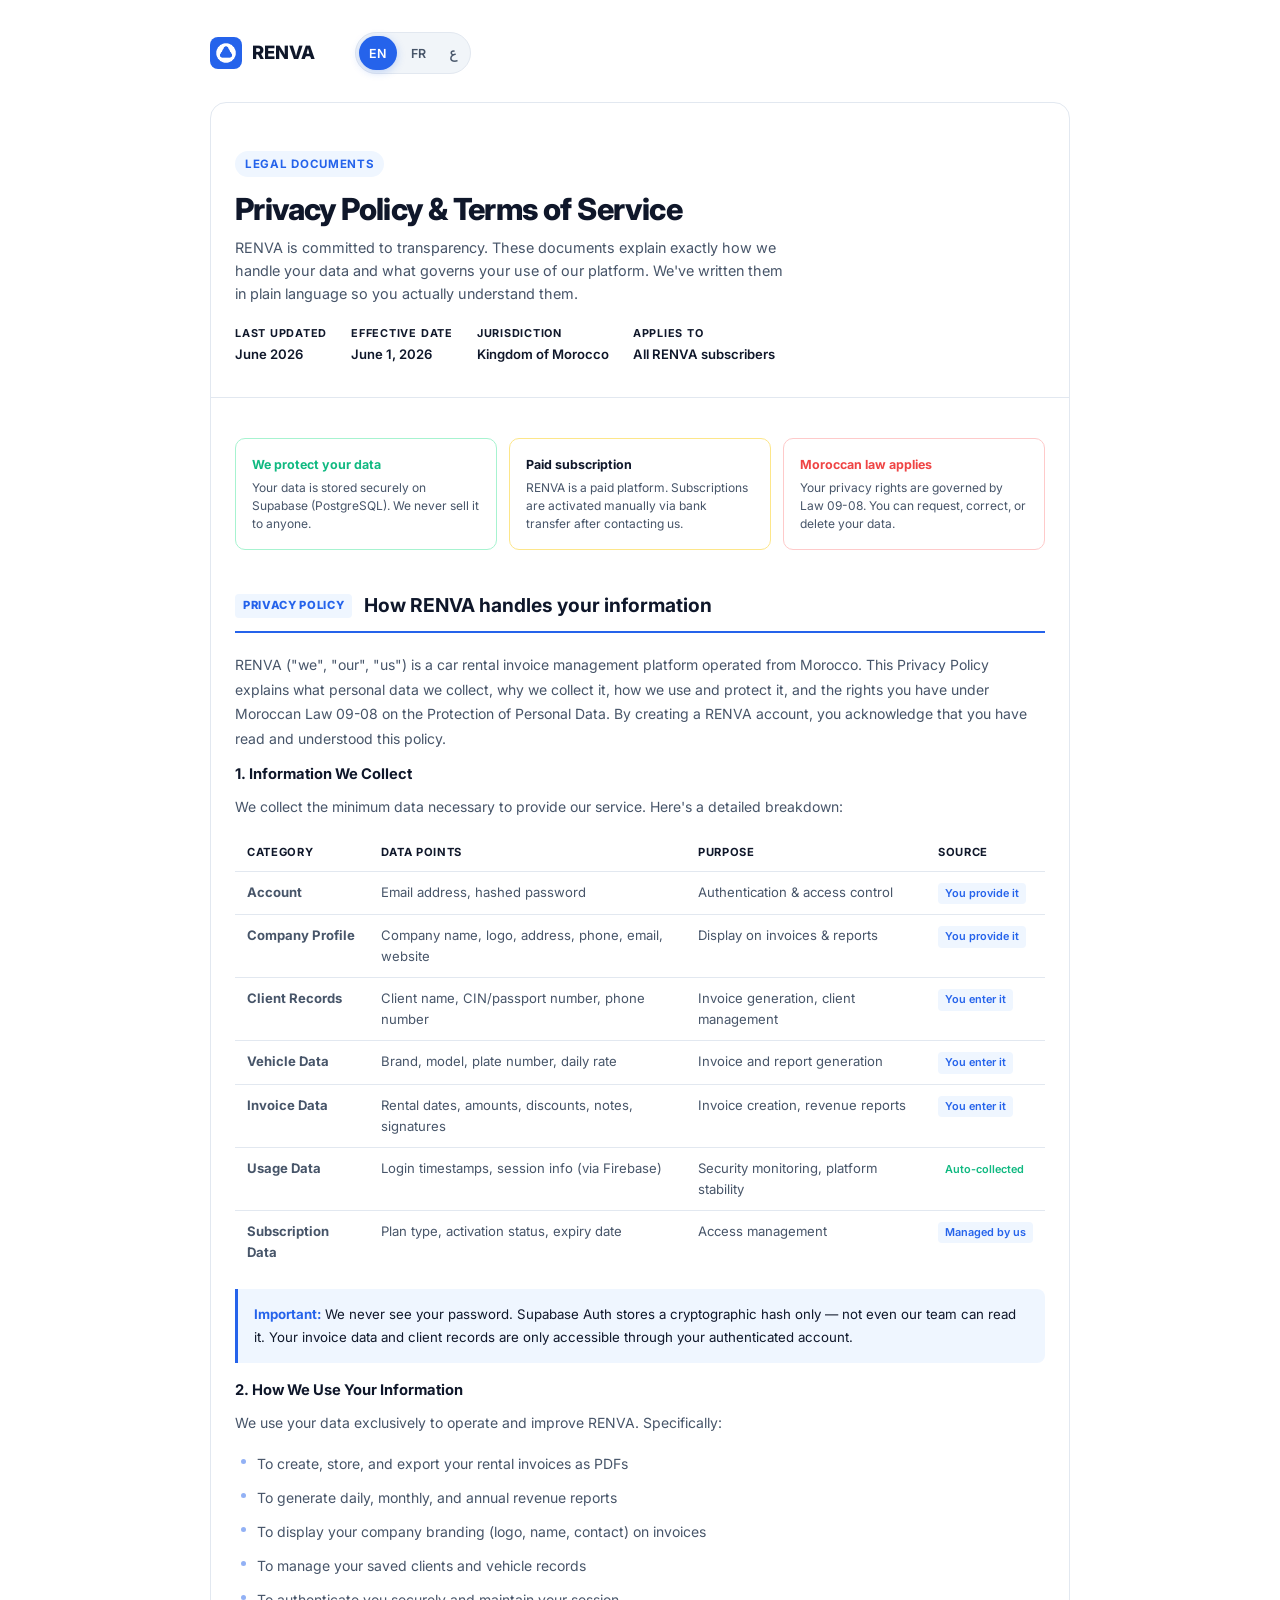
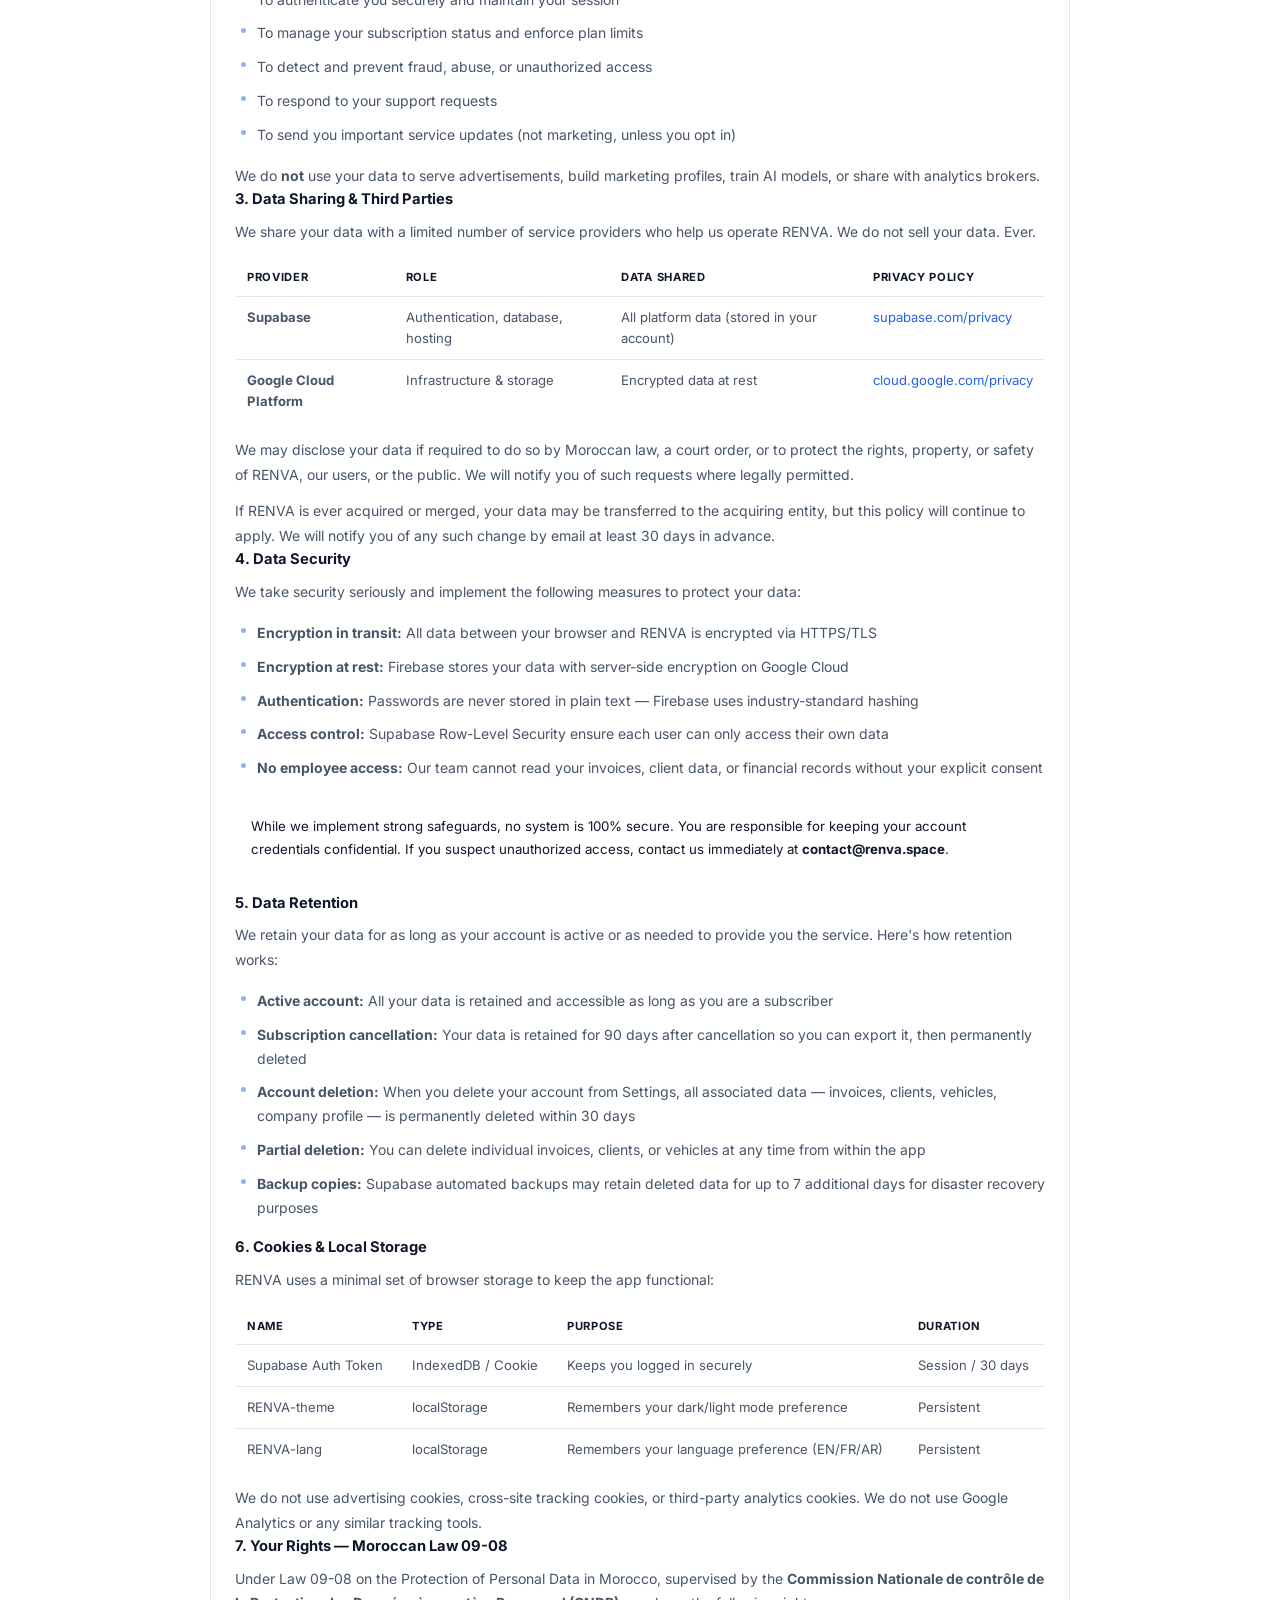
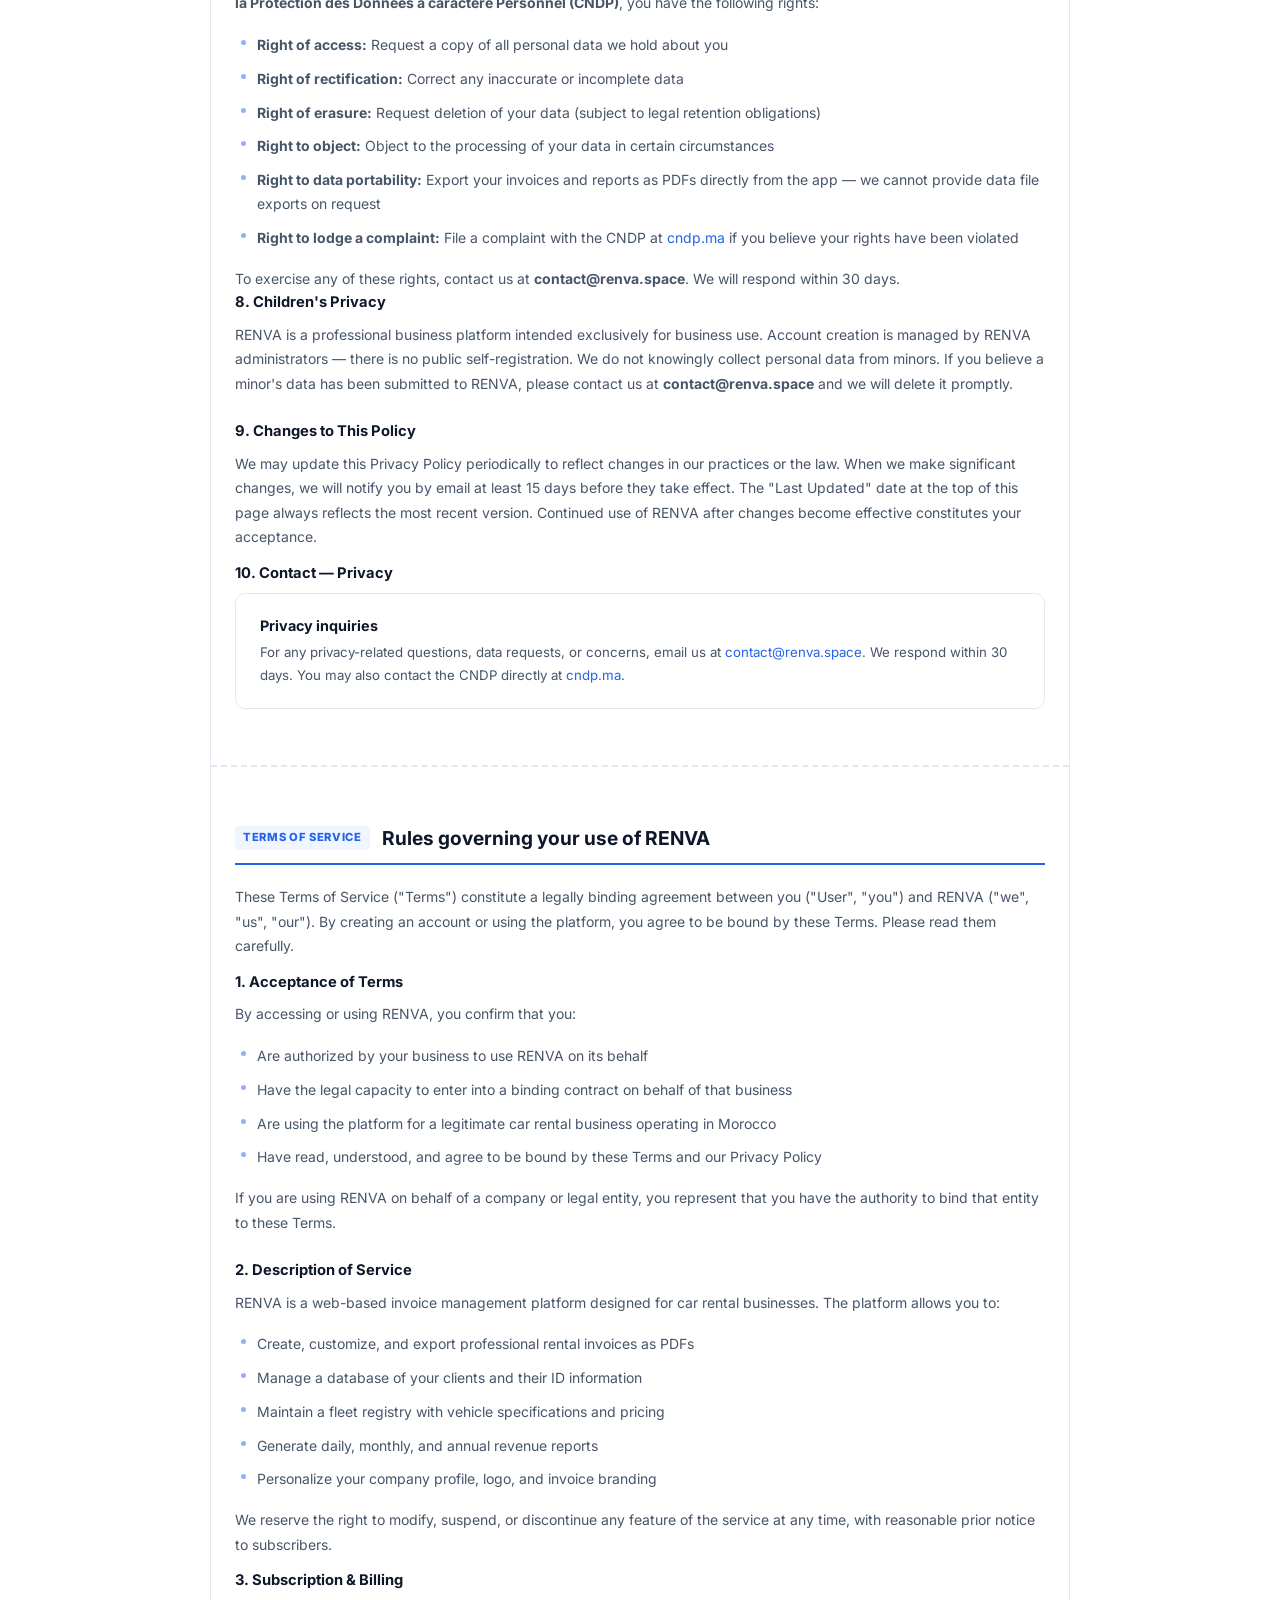
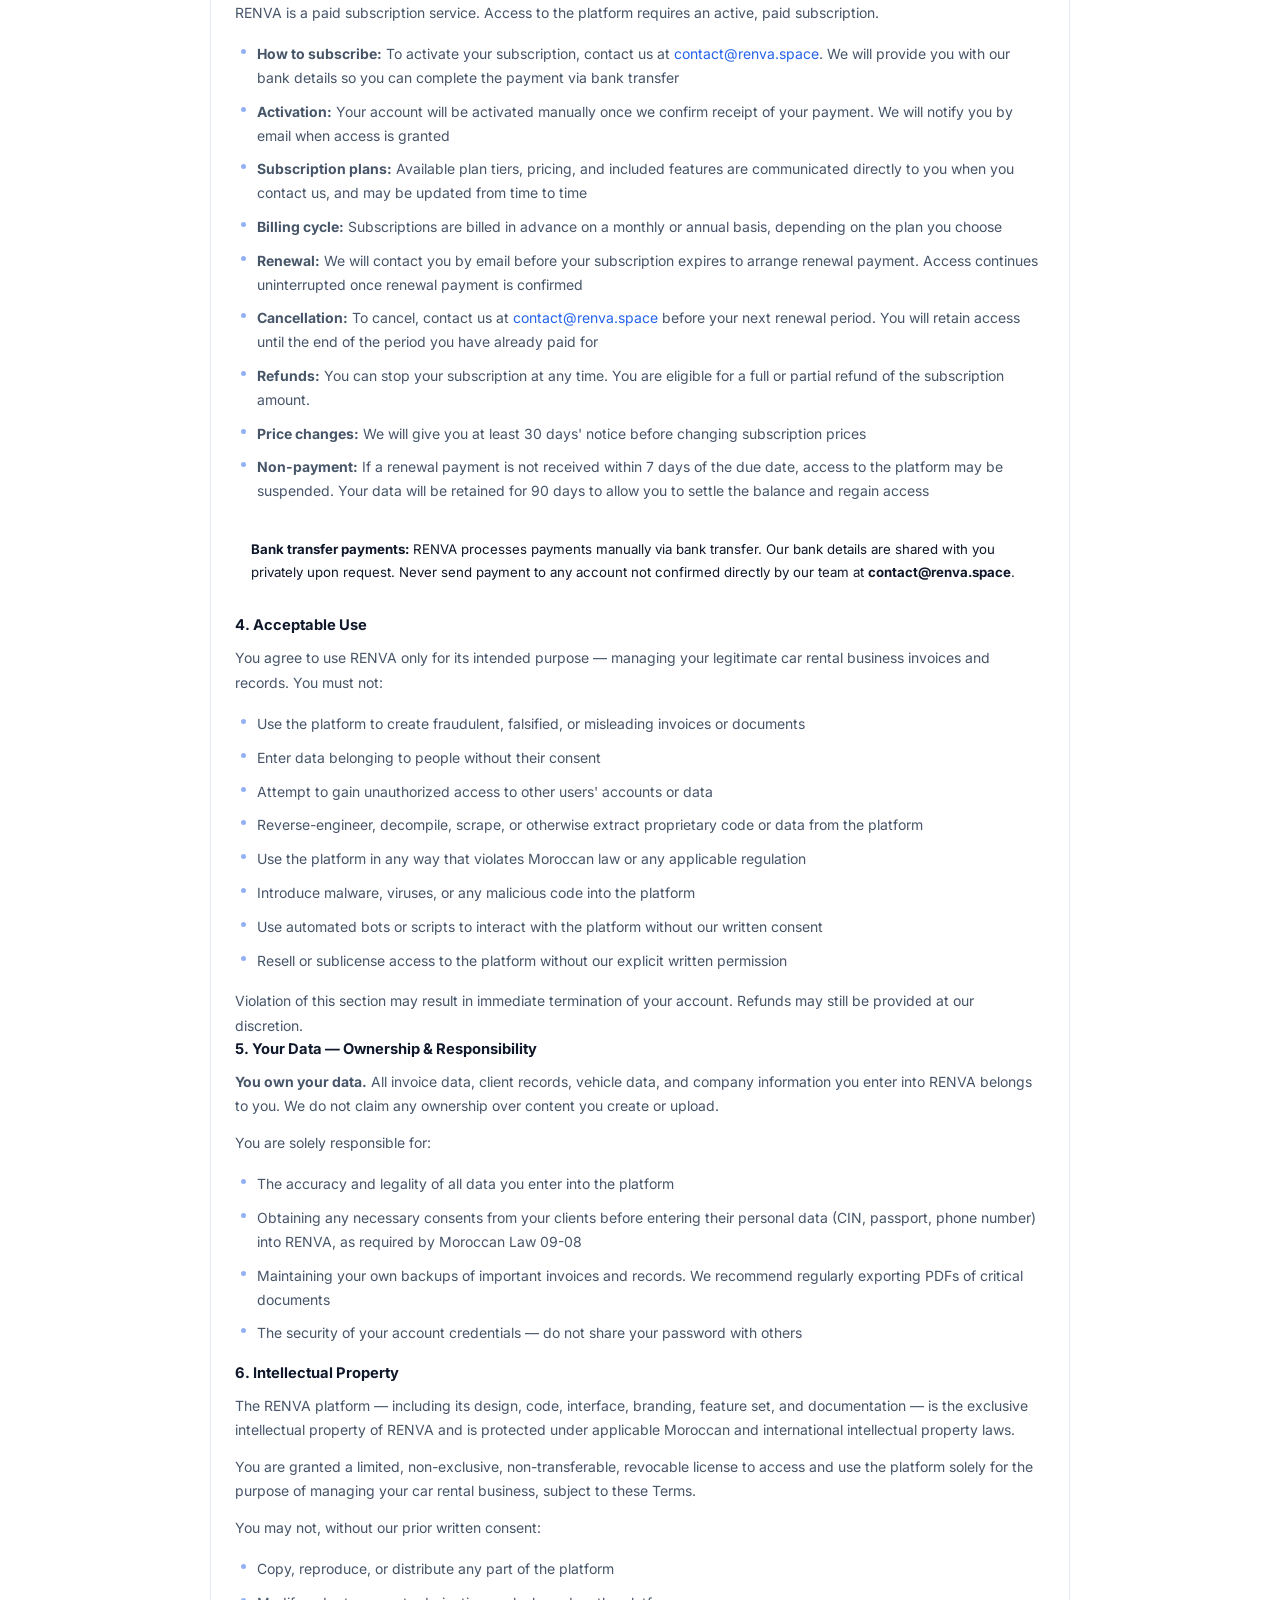
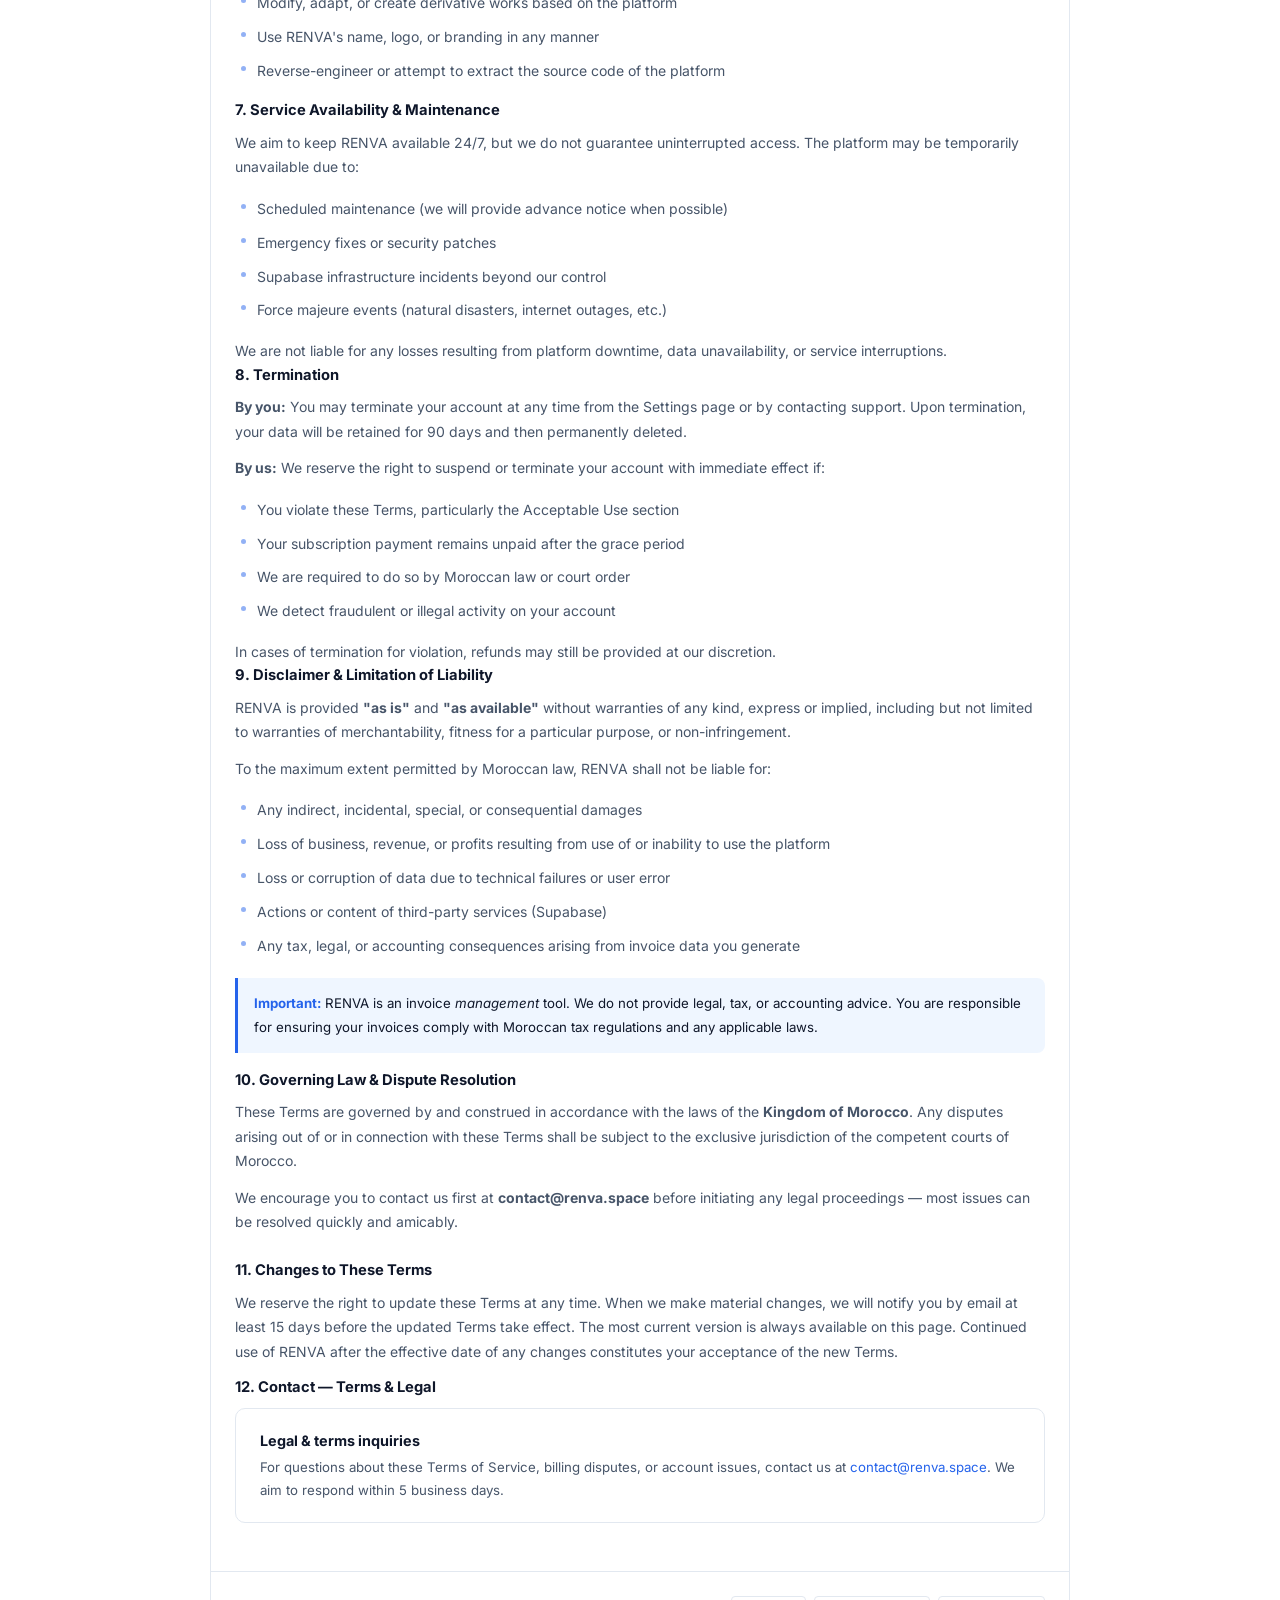
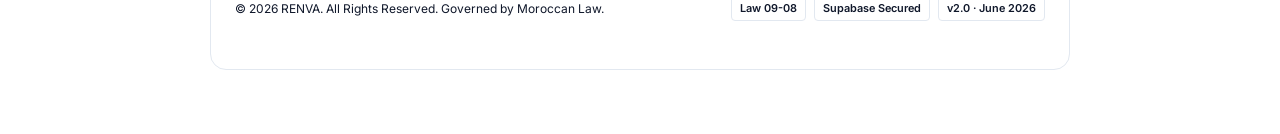
<file: legal.html>
<!DOCTYPE html>
<html lang="en" dir="ltr" data-theme="light">
<head>
  <meta charset="UTF-8" />
  <meta name="viewport" content="width=device-width, initial-scale=1.0" />
  <title>RENVA — Privacy Policy & Terms of Service</title>
  <meta name="description" content="RENVA Privacy Policy and Terms of Service for car rental invoice management platform. Data protection, refund policy, and acceptable use." />
  <meta name="keywords" content="RENVA privacy policy, terms of service rental software, data protection Morocco" />
  <link rel="icon" type="image/png" href="renvafavicon.png" sizes="32x32" />
  <link rel="stylesheet" href="style.css" />
  <link rel="preconnect" href="https://fonts.googleapis.com" />
  <link rel="preconnect" href="https://fonts.gstatic.com" crossorigin />
  <link href="https://fonts.googleapis.com/css2?family=Inter:wght@300;400;500;600;700;800&family=Noto+Sans+Arabic:wght@400;500;600;700&display=swap" rel="stylesheet" />
  <style>
    *, *::before, *::after { box-sizing: border-box; margin: 0; padding: 0; }

    body {
      font-family: 'Inter', 'Noto Sans Arabic', sans-serif;
      background: var(--bg-body);
      color: var(--text-primary);
      min-height: 100vh;
      padding: 32px 20px 64px;
      display: flex; flex-direction: column;
      align-items: center; overflow-x: hidden;
    }

    /* ── TOP BAR ── */
    .topbar {
      width: 100%; max-width: 860px;
      display: flex; align-items: center;
      gap: 40px; margin-bottom: 28px;
    }
    .logo {
      display: flex; align-items: center; gap: 10px;
      font-size: 1.15rem; font-weight: 800;
      color: var(--text-primary); text-decoration: none;
    }
    .logo-icon {
      width: 32px; height: 32px; background: var(--primary);
      border-radius: 8px; display: flex; align-items: center;
      justify-content: center; color: #fff; font-weight: 800; font-size: 14px;
    }
    .legal-logo-img { width: 24px; height: 24px; object-fit: contain; }
    .topbar-right { display: flex; align-items: center; gap: 10px; }
    
    /* ── MAIN CARD ── */
    .legal-card {
      width: 100%; max-width: 860px;
      background: var(--bg-surface);
      border: 1px solid var(--border-color);
      border-radius: 16px; padding: 48px 0;
    }

    /* ── HERO ── */
    .legal-hero {
      border-bottom: 1px solid var(--border-color);
      padding: 0 24px 32px; margin-bottom: 40px;
    }
    .legal-hero-badge {
      display: inline-flex; align-items: center; gap: 6px;
      background: var(--primary-light); color: var(--primary);
      font-size: 0.72rem; font-weight: 700; letter-spacing: .06em;
      text-transform: uppercase; padding: 4px 10px; border-radius: 20px;
      margin-bottom: 14px;
    }
    .legal-hero h1 { font-size: 1.9rem; font-weight: 800; line-height: 1.2; margin-bottom: 8px; }
    .legal-hero p { font-size: 0.9rem; color: var(--text-secondary); max-width: 560px; line-height: 1.6; }
    .legal-meta {
      display: flex; gap: 24px; margin-top: 20px; flex-wrap: wrap;
    }
    .legal-meta-item {
      display: flex; flex-direction: column; gap: 2px;
    }
    .legal-meta-item .label {
      font-size: 0.68rem; font-weight: 700; letter-spacing: .07em;
      text-transform: uppercase; color: var(--text-muted);
    }
    .legal-meta-item .value {
      font-size: 0.82rem; font-weight: 600; color: var(--text-primary);
    }

    /* ── QUICK SUMMARY CARDS ── */
    .summary-grid {
      display: grid; grid-template-columns: repeat(3, 1fr);
      gap: 12px; margin-bottom: 40px; padding: 0 24px;
    }
    .summary-card {
      border-radius: 10px; padding: 16px; border: 1px solid;
    }
    .summary-card.green { background: var(--green-light); border-color: #A7F3D0; }
    .summary-card.amber { background: var(--amber-light); border-color: #FDE68A; }
    .summary-card.red { background: var(--red-light); border-color: #FECACA; }
    .summary-card .sc-icon { font-size: 1.4rem; margin-bottom: 6px; }
    .summary-card .sc-title { font-size: 0.78rem; font-weight: 700; margin-bottom: 4px; }
    .summary-card.green .sc-title { color: var(--green); }
    .summary-card.amber .sc-title { color: var(--amber); }
    .summary-card.red .sc-title { color: var(--red); }
    .summary-card .sc-text { font-size: 0.75rem; color: var(--text-secondary); line-height: 1.5; }

    /* ── SECTION ── */
    .doc-section { margin-bottom: 48px; scroll-margin-top: 24px; padding: 0 24px; }
    .doc-section:last-child { margin-bottom: 0; }

    .section-header {
      display: flex; align-items: center; gap: 12px;
      border-bottom: 2px solid var(--primary); padding-bottom: 10px;
      margin-bottom: 20px;
    }
    .section-badge {
      font-size: 0.7rem; font-weight: 800; letter-spacing: .06em;
      text-transform: uppercase; color: var(--primary);
      background: var(--primary-light); padding: 3px 8px; border-radius: 4px;
    }
    .section-title { font-size: 1.2rem; font-weight: 700; }

    h3 {
      font-size: 0.92rem; font-weight: 700;
      color: var(--text-primary); margin: 24px 0 8px;
    }
    h3:first-child { margin-top: 0; }

    p {
      font-size: 0.875rem; line-height: 1.75;
      color: var(--text-secondary); margin-bottom: 12px;
    }
    p:last-child { margin-bottom: 0; }

    ul, ol { padding-left: 0; list-style: none; margin-bottom: 12px; }
    li {
      font-size: 0.875rem; line-height: 1.7;
      color: var(--text-secondary); padding: 5px 0 5px 22px;
      position: relative;
    }
    li::before {
      content: ''; position: absolute; left: 6px; top: 12px;
      width: 5px; height: 5px; border-radius: 50%;
      background: var(--primary); opacity: .5;
    }
    ol { counter-reset: ol-counter; }
    ol li::before {
      content: counter(ol-counter);
      counter-increment: ol-counter;
      background: none; border-radius: 0;
      width: auto; height: auto; top: 6px; left: 0;
      font-size: 0.75rem; font-weight: 700;
      color: var(--primary);
    }

    a { color: var(--primary); text-decoration: none; }
    a:hover { text-decoration: underline; }

    /* ── INFO BOX ── */
    .info-box {
      background: var(--primary-light); border-inline-start: 3px solid var(--primary);
      border-radius: 0 8px 8px 0; padding: 14px 16px; margin: 16px 0;
    }
    body.rtl .info-box { border-radius: 8px 0 0 8px; }
    .info-box p { font-size: 0.83rem; color: var(--text-primary); margin: 0; }
    .info-box strong { color: var(--primary); }

    .warn-box {
      background: var(--amber-light); border-inline-start: 3px solid var(--amber);
      border-radius: 0 8px 8px 0; padding: 14px 16px; margin: 16px 0;
    }
    body.rtl .warn-box { border-radius: 8px 0 0 8px; }
    .warn-box p { font-size: 0.83rem; color: var(--text-primary); margin: 0; }

    /* ── DATA TABLE ── */
    .table-wrap { overflow-x: auto; margin: 16px 0; }
    .data-table { width: 100%; border-collapse: collapse; font-size: 0.82rem; }
    .data-table th {
      text-align: start; padding: 9px 12px;
      background: var(--bg-muted); color: var(--text-muted);
      font-size: 0.7rem; font-weight: 700; letter-spacing: .06em;
      text-transform: uppercase; border-bottom: 1px solid var(--border-color);
    }
    .data-table td {
      padding: 10px 12px; border-bottom: 1px solid var(--border-color);
      color: var(--text-secondary); vertical-align: top;
    }
    .data-table tr:last-child td { border-bottom: none; }
    .data-table tr:hover td { background: var(--bg-muted); }
    .tag {
      display: inline-block; font-size: 0.68rem; font-weight: 600;
      padding: 2px 7px; border-radius: 4px; white-space: nowrap;
    }
    .tag-blue { background: var(--primary-light); color: var(--primary); }
    .tag-green { background: var(--green-light); color: var(--green); }
    .tag-amber { background: var(--amber-light); color: var(--amber); }

    /* ── DIVIDER ── */
    .doc-divider {
      border: none; border-top: 2px dashed var(--border-color);
      margin: 56px 0;
    }

    /* ── CONTACT BLOCK ── */
    .contact-block {
      background: var(--bg-muted); border: 1px solid var(--border-color);
      border-radius: 10px; padding: 20px 24px;
      display: flex; align-items: flex-start; gap: 16px;
    }
    .contact-icon { font-size: 1.6rem; }
    .contact-block h4 { font-size: 0.9rem; font-weight: 700; margin-bottom: 4px; }
    .contact-block p { font-size: 0.83rem; margin: 0; }

    /* ── FOOTER ── */
    .legal-footer {
      margin-top: 48px; padding: 24px 24px 0;
      border-top: 1px solid var(--border-color);
      display: flex; align-items: center; justify-content: space-between;
      flex-wrap: wrap; gap: 12px;
    }
    .legal-footer p { font-size: 0.75rem; color: var(--text-muted); margin: 0; }
    .footer-badges { display: flex; gap: 8px; }
    .footer-badge {
      font-size: 0.68rem; font-weight: 600; padding: 3px 8px;
      border-radius: 4px; background: var(--bg-muted);
      border: 1px solid var(--border-color); color: var(--text-muted);
    }

    /* ── RESPONSIVE ── */
    @media (max-width: 900px) {
      body { padding: 16px 12px 48px; }
      .legal-card { padding: 28px 0; border-radius: 12px; }
      .topbar { gap: 16px; }
      .legal-hero { padding: 0 16px 28px; }
      .legal-hero h1 { font-size: 1.4rem; }
      .summary-grid { padding: 0 16px; grid-template-columns: 1fr; }
      .doc-section { padding: 0 16px; }
      .contact-block { flex-direction: column; gap: 8px; padding: 16px; }
      .legal-footer { flex-direction: column; text-align: center; padding: 20px 16px 0; }
    }
  </style>
</head>
<body>

<!-- TOP BAR -->
<div class="topbar">
  <a class="logo" href="#">
    <div class="logo-icon"><img src="renvalogo.png" alt="RENVA" class="legal-logo-img" /></div>
    RENVA
  </a>
  <div class="topbar-right">
    <div class="lang-switcher">
      <button class="lang-btn" data-lang="en">EN</button>
      <button class="lang-btn" data-lang="fr">FR</button>
      <button class="lang-btn" data-lang="ar">ع</button>
    </div>
    <!-- theme toggle removed -->
  </div>
</div>

<main class="legal-card">

    <!-- HERO -->
    <div class="legal-hero">
      <div class="legal-hero-badge" data-i18n="legal.badge">Legal Documents</div>
      <h1 data-i18n="legal.subtitle">Privacy Policy &amp; Terms of Service</h1>
      <p data-i18n="legal.hero.text">RENVA is committed to transparency. These documents explain exactly how we handle your data and what governs your use of our platform. We've written them in plain language so you actually understand them.</p>
      <div class="legal-meta">
        <div class="legal-meta-item">
          <span class="label" data-i18n="legal.lastUpdated">Last Updated</span>
          <span class="value" data-i18n="legal.hero.lastUpdated">June 2026</span>
        </div>
        <div class="legal-meta-item">
          <span class="label" data-i18n="legal.effectiveDate">Effective Date</span>
          <span class="value" data-i18n="legal.hero.effectiveDate">June 1, 2026</span>
        </div>
        <div class="legal-meta-item">
          <span class="label" data-i18n="legal.jurisdiction">Jurisdiction</span>
          <span class="value" data-i18n="legal.hero.jurisdiction">Kingdom of Morocco</span>
        </div>
        <div class="legal-meta-item">
          <span class="label" data-i18n="legal.appliesTo">Applies To</span>
          <span class="value" data-i18n="legal.hero.appliesTo">All RENVA subscribers</span>
        </div>
      </div>
    </div>

    <!-- QUICK SUMMARY -->
    <div class="summary-grid">
      <div class="summary-card green">

        <div class="sc-title" data-i18n="legal.summary1Title">We protect your data</div>
        <div class="sc-text" data-i18n="legal.summary1Text">Your data is stored securely on Google Cloud (Firebase). We never sell it to anyone.</div>
      </div>
      <div class="summary-card amber">

        <div class="sc-title" data-i18n="legal.summary2Title">Paid subscription</div>
        <div class="sc-text" data-i18n="legal.summary2Text">RENVA is a paid platform. Subscriptions are activated manually via bank transfer after contacting us.</div>
      </div>
      <div class="summary-card red">

        <div class="sc-title" data-i18n="legal.summary3Title">Moroccan law applies</div>
        <div class="sc-text" data-i18n="legal.summary3Text">Your privacy rights are governed by Law 09-08. You can request, correct, or delete your data.</div>
      </div>
    </div>

    <!-- ══════════════════════════════════════════════ -->
    <!--  PRIVACY POLICY                                -->
    <!-- ══════════════════════════════════════════════ -->
    <div id="privacy" class="doc-section">
      <div class="section-header">
        <span class="section-badge" data-i18n="legal.privacy.title">Privacy Policy</span>
        <span class="section-title" data-i18n="legal.privacy.sectionTitle">How RENVA handles your information</span>
      </div>

      <p data-i18n="legal.privacy.introParagraph">RENVA ("we", "our", "us") is a car rental invoice management platform operated from Morocco. This Privacy Policy explains what personal data we collect, why we collect it, how we use and protect it, and the rights you have under Moroccan Law 09-08 on the Protection of Personal Data. By creating a RENVA account, you acknowledge that you have read and understood this policy.</p>

      <!-- 1. What we collect -->
      <div id="what-we-collect">
        <h3 data-i18n="legal.privacy.dataTitle">1. Information We Collect</h3>
        <p data-i18n="legal.privacy.dataTableIntro">We collect the minimum data necessary to provide our service. Here's a detailed breakdown:</p>

        <div class="table-wrap">
        <table class="data-table">
          <thead>
            <tr>
              <th data-i18n="legal.privacy.dataTable.category">Category</th>
              <th data-i18n="legal.privacy.dataTable.dataPoints">Data Points</th>
              <th data-i18n="legal.privacy.dataTable.purpose">Purpose</th>
              <th data-i18n="legal.privacy.dataTable.source">Source</th>
            </tr>
          </thead>
          <tbody>
            <tr>
              <td><strong data-i18n="legal.privacy.dataTable.categoryAccount">Account</strong></td>
              <td data-i18n="legal.privacy.dataTable.emailHashedPwd">Email address, hashed password</td>
              <td data-i18n="legal.privacy.dataTable.authAccess">Authentication &amp; access control</td>
              <td><span class="tag tag-blue" data-i18n="legal.privacy.dataTable.youProvide">You provide it</span></td>
            </tr>
            <tr>
              <td><strong data-i18n="legal.privacy.dataTable.categoryCompany">Company Profile</strong></td>
              <td data-i18n="legal.privacy.dataTable.companyInfo">Company name, logo, address, phone, email, website</td>
              <td data-i18n="legal.privacy.dataTable.displayInvoices">Display on invoices &amp; reports</td>
              <td><span class="tag tag-blue" data-i18n="legal.privacy.dataTable.youProvide">You provide it</span></td>
            </tr>
            <tr>
              <td><strong data-i18n="legal.privacy.dataTable.categoryClient">Client Records</strong></td>
              <td data-i18n="legal.privacy.dataTable.clientInfoFields">Client name, CIN/passport number, phone number</td>
              <td data-i18n="legal.privacy.dataTable.invoiceGen">Invoice generation, client management</td>
              <td><span class="tag tag-blue" data-i18n="legal.privacy.dataTable.youEnter">You enter it</span></td>
            </tr>
            <tr>
              <td><strong data-i18n="legal.privacy.dataTable.categoryVehicle">Vehicle Data</strong></td>
              <td data-i18n="legal.privacy.dataTable.vehicleFields">Brand, model, plate number, daily rate</td>
              <td data-i18n="legal.privacy.dataTable.invoiceReportGen">Invoice and report generation</td>
              <td><span class="tag tag-blue" data-i18n="legal.privacy.dataTable.youEnter">You enter it</span></td>
            </tr>
            <tr>
              <td><strong data-i18n="legal.privacy.dataTable.categoryInvoice">Invoice Data</strong></td>
              <td data-i18n="legal.privacy.dataTable.invoiceFields">Rental dates, amounts, discounts, notes, signatures</td>
              <td data-i18n="legal.privacy.dataTable.invoiceCreation">Invoice creation, revenue reports</td>
              <td><span class="tag tag-blue" data-i18n="legal.privacy.dataTable.youEnter">You enter it</span></td>
            </tr>
            <tr>
              <td><strong data-i18n="legal.privacy.dataTable.categoryUsage">Usage Data</strong></td>
              <td data-i18n="legal.privacy.dataTable.usageFields">Login timestamps, session info (via Firebase)</td>
              <td data-i18n="legal.privacy.dataTable.securityMonitoring">Security monitoring, platform stability</td>
              <td><span class="tag tag-green" data-i18n="legal.privacy.dataTable.autoCollected">Auto-collected</span></td>
            </tr>
            <tr>
              <td><strong data-i18n="legal.privacy.dataTable.categorySubscription">Subscription Data</strong></td>
              <td data-i18n="legal.privacy.dataTable.subscriptionFields">Plan type, activation status, expiry date</td>
              <td data-i18n="legal.privacy.dataTable.accessManagement">Access management</td>
              <td><span class="tag tag-blue" data-i18n="legal.privacy.dataTable.managedByUs">Managed by us</span></td>
            </tr>
          </tbody>
        </table>
        </div>

        <div class="info-box">
          <p><strong data-i18n="legal.privacy.importantLabel">Important:</strong> <span data-i18n="legal.privacy.securityImportantText">We never see your password. Firebase Authentication stores a cryptographic hash only — not even our team can read it. Your invoice data and client records are only accessible through your authenticated account.</span></p>
        </div>
      </div>

      <!-- 2. How we use -->
      <div id="how-we-use">
        <h3 data-i18n="legal.privacy.useTitle">2. How We Use Your Information</h3>
        <p data-i18n="legal.privacy.useIntro">We use your data exclusively to operate and improve RENVA. Specifically:</p>
        <ul>
          <li data-i18n="legal.privacy.useList.createStoreExport">To create, store, and export your rental invoices as PDFs</li>
          <li data-i18n="legal.privacy.useList.generateReports">To generate daily, monthly, and annual revenue reports</li>
          <li data-i18n="legal.privacy.useList.displayBranding">To display your company branding (logo, name, contact) on invoices</li>
          <li data-i18n="legal.privacy.useList.manageSavedClients">To manage your saved clients and vehicle records</li>
          <li data-i18n="legal.privacy.useList.authenticateSession">To authenticate you securely and maintain your session</li>
          <li data-i18n="legal.privacy.useList.manageSubscription">To manage your subscription status and enforce plan limits</li>
          <li data-i18n="legal.privacy.useList.detectFraud">To detect and prevent fraud, abuse, or unauthorized access</li>
          <li data-i18n="legal.privacy.useList.supportRequests">To respond to your support requests</li>
          <li data-i18n="legal.privacy.useList.serviceUpdates">To send you important service updates (not marketing, unless you opt in)</li>
        </ul>
        <p><span data-i18n="legal.privacy.useNoAdsPart1">We do </span><strong data-i18n="legal.privacy.useNoAdsBold">not</strong><span data-i18n="legal.privacy.useNoAdsPart2"> use your data to serve advertisements, build marketing profiles, train AI models, or share with analytics brokers.</span></p>
      </div>

      <!-- 3. Data sharing -->
      <div id="data-sharing">
        <h3 data-i18n="legal.privacy.shareTitle">3. Data Sharing &amp; Third Parties</h3>
        <p data-i18n="legal.privacy.shareIntro">We share your data with a limited number of service providers who help us operate RENVA. We do not sell your data. Ever.</p>

        <div class="table-wrap">
        <table class="data-table">
          <thead>
            <tr>
              <th data-i18n="legal.privacy.shareTable.provider">Provider</th>
              <th data-i18n="legal.privacy.shareTable.role">Role</th>
              <th data-i18n="legal.privacy.shareTable.dataShared">Data Shared</th>
              <th data-i18n="legal.privacy.shareTable.privacyPolicy">Privacy Policy</th>
            </tr>
          </thead>
          <tbody>
            <tr>
              <td><strong data-i18n="legal.privacy.shareTable.firebaseLabel">Supabase</strong></td>
              <td data-i18n="legal.privacy.shareTable.firebaseRole">Authentication, database, hosting</td>
              <td data-i18n="legal.privacy.shareTable.firebaseData">All platform data (stored in your account)</td>
              <td><a data-i18n="legal.privacy.shareTable.firebasePolicyLink" href="https://supabase.com/privacy" target="_blank">supabase.com/privacy</a></td>
            </tr>
            <tr>
              <td><strong data-i18n="legal.privacy.shareTable.gcpLabel">Google Cloud Platform</strong></td>
              <td data-i18n="legal.privacy.shareTable.gcpRole">Infrastructure &amp; storage</td>
              <td data-i18n="legal.privacy.shareTable.gcpData">Encrypted data at rest</td>
              <td><a data-i18n="legal.privacy.shareTable.gcpPolicyLink" href="https://cloud.google.com/privacy" target="_blank">cloud.google.com/privacy</a></td>
            </tr>
          </tbody>
        </table>
        </div>

        <p data-i18n="legal.privacy.shareLegalDisclosure">We may disclose your data if required to do so by Moroccan law, a court order, or to protect the rights, property, or safety of RENVA, our users, or the public. We will notify you of such requests where legally permitted.</p>

        <p data-i18n="legal.privacy.shareAcquisition">If RENVA is ever acquired or merged, your data may be transferred to the acquiring entity, but this policy will continue to apply. We will notify you of any such change by email at least 30 days in advance.</p>
      </div>

      <!-- 4. Security -->
      <div id="data-security">
        <h3 data-i18n="legal.privacy.securityTitle">4. Data Security</h3>
        <p data-i18n="legal.privacy.securityIntro">We take security seriously and implement the following measures to protect your data:</p>
        <ul>
          <li><strong data-i18n="legal.privacy.securityList.encryptTransitLabel">Encryption in transit:</strong> <span data-i18n="legal.privacy.securityList.encryptTransitText">All data between your browser and RENVA is encrypted via HTTPS/TLS</span></li>
          <li><strong data-i18n="legal.privacy.securityList.encryptRestLabel">Encryption at rest:</strong> <span data-i18n="legal.privacy.securityList.encryptRestText">Firebase stores your data with server-side encryption on Google Cloud</span></li>
          <li><strong data-i18n="legal.privacy.securityList.authLabel">Authentication:</strong> <span data-i18n="legal.privacy.securityList.authText">Passwords are never stored in plain text — Firebase uses industry-standard hashing</span></li>
          <li><strong data-i18n="legal.privacy.securityList.accessLabel">Access control:</strong> <span data-i18n="legal.privacy.securityList.accessText">Firebase Security Rules ensure each user can only access their own data</span></li>
          <li><strong data-i18n="legal.privacy.securityList.noAccessLabel">No employee access:</strong> <span data-i18n="legal.privacy.securityList.noAccessText">Our team cannot read your invoices, client data, or financial records without your explicit consent</span></li>
        </ul>
        <div class="warn-box">
          <p><span data-i18n="legal.privacy.warnBoxText">While we implement strong safeguards, no system is 100% secure. You are responsible for keeping your account credentials confidential. If you suspect unauthorized access, contact us immediately at </span><strong data-i18n="legal.privacy.warnBoxEmail">contact@renva.space</strong><span data-i18n="legal.privacy.warnBoxPeriod">.</span></p>
        </div>
      </div>

      <!-- 5. Retention -->
      <div id="data-retention">
        <h3 data-i18n="legal.privacy.retainTitle">5. Data Retention</h3>
        <p data-i18n="legal.privacy.retainIntro">We retain your data for as long as your account is active or as needed to provide you the service. Here's how retention works:</p>
        <ul>
          <li><strong data-i18n="legal.privacy.retainList.activeLabel">Active account:</strong> <span data-i18n="legal.privacy.retainList.activeText">All your data is retained and accessible as long as you are a subscriber</span></li>
          <li><strong data-i18n="legal.privacy.retainList.cancelLabel">Subscription cancellation:</strong> <span data-i18n="legal.privacy.retainList.cancelText">Your data is retained for 90 days after cancellation so you can export it, then permanently deleted</span></li>
          <li><strong data-i18n="legal.privacy.retainList.deleteLabel">Account deletion:</strong> <span data-i18n="legal.privacy.retainList.deleteText">When you delete your account from Settings, all associated data — invoices, clients, vehicles, company profile — is permanently deleted within 30 days</span></li>
          <li><strong data-i18n="legal.privacy.retainList.partialLabel">Partial deletion:</strong> <span data-i18n="legal.privacy.retainList.partialText">You can delete individual invoices, clients, or vehicles at any time from within the app</span></li>
          <li><strong data-i18n="legal.privacy.retainList.backupLabel">Backup copies:</strong> <span data-i18n="legal.privacy.retainList.backupText">Firebase automated backups may retain deleted data for up to 7 additional days for disaster recovery purposes</span></li>
        </ul>
      </div>

      <!-- 6. Cookies -->
      <div id="cookies">
        <h3 data-i18n="legal.privacy.cookiesTitle">6. Cookies &amp; Local Storage</h3>
        <p data-i18n="legal.privacy.cookiesIntro">RENVA uses a minimal set of browser storage to keep the app functional:</p>
        <div class="table-wrap">
        <table class="data-table">
          <thead>
            <tr><th data-i18n="legal.privacy.cookiesTable.name">Name</th><th data-i18n="legal.privacy.cookiesTable.type">Type</th><th data-i18n="legal.privacy.cookiesTable.purpose">Purpose</th><th data-i18n="legal.privacy.cookiesTable.duration">Duration</th></tr>
          </thead>
          <tbody>
            <tr>
              <td data-i18n="legal.privacy.cookiesTable.authToken">Firebase Auth Token</td>
              <td data-i18n="legal.privacy.cookiesTable.authTokenType">IndexedDB / Cookie</td>
              <td data-i18n="legal.privacy.cookiesTable.authTokenPurpose">Keeps you logged in securely</td>
              <td data-i18n="legal.privacy.cookiesTable.authTokenDuration">Session / 30 days</td>
            </tr>
            <tr>
              <td data-i18n="legal.privacy.cookiesTable.themeName">RENVA-theme</td>
              <td data-i18n="legal.privacy.cookiesTable.themeType">localStorage</td>
              <td data-i18n="legal.privacy.cookiesTable.themePurpose">Remembers your dark/light mode preference</td>
              <td data-i18n="legal.privacy.cookiesTable.themeDuration">Persistent</td>
            </tr>
            <tr>
              <td data-i18n="legal.privacy.cookiesTable.langName">RENVA-lang</td>
              <td data-i18n="legal.privacy.cookiesTable.langType">localStorage</td>
              <td data-i18n="legal.privacy.cookiesTable.langPurpose">Remembers your language preference (EN/FR/AR)</td>
              <td data-i18n="legal.privacy.cookiesTable.langDuration">Persistent</td>
            </tr>
          </tbody>
        </table>
        </div>
        <p data-i18n="legal.privacy.cookiesNoTracking">We do not use advertising cookies, cross-site tracking cookies, or third-party analytics cookies. We do not use Google Analytics or any similar tracking tools.</p>
      </div>

      <!-- 7. Your rights -->
      <div id="your-rights">
        <h3 data-i18n="legal.privacy.rightsTitle">7. Your Rights — Moroccan Law 09-08</h3>
        <p><span data-i18n="legal.privacy.rightsIntroPart1">Under Law 09-08 on the Protection of Personal Data in Morocco, supervised by the </span><strong data-i18n="legal.privacy.rightsIntroCndp">Commission Nationale de contrôle de la Protection des Données à caractère Personnel (CNDP)</strong><span data-i18n="legal.privacy.rightsIntroPart2">, you have the following rights:</span></p>
        <ul>
          <li><strong data-i18n="legal.privacy.rightsList.accessLabel">Right of access:</strong> <span data-i18n="legal.privacy.rightsList.accessText">Request a copy of all personal data we hold about you</span></li>
          <li><strong data-i18n="legal.privacy.rightsList.rectifyLabel">Right of rectification:</strong> <span data-i18n="legal.privacy.rightsList.rectifyText">Correct any inaccurate or incomplete data</span></li>
          <li><strong data-i18n="legal.privacy.rightsList.erasureLabel">Right of erasure:</strong> <span data-i18n="legal.privacy.rightsList.erasureText">Request deletion of your data (subject to legal retention obligations)</span></li>
          <li><strong data-i18n="legal.privacy.rightsList.objectLabel">Right to object:</strong> <span data-i18n="legal.privacy.rightsList.objectText">Object to the processing of your data in certain circumstances</span></li>
          <li><strong data-i18n="legal.privacy.rightsList.portabilityLabel">Right to data portability:</strong> <span data-i18n="legal.privacy.rightsList.portabilityText">Export your invoices and reports as PDFs directly from the app — we cannot provide data file exports on request</span></li>
          <li><strong data-i18n="legal.privacy.rightsList.complaintLabel">Right to lodge a complaint:</strong> <span data-i18n="legal.privacy.rightsList.complaintTextPart1">File a complaint with the CNDP at </span><a data-i18n="legal.privacy.rightsList.complaintLink" href="https://www.cndp.ma" target="_blank">cndp.ma</a><span data-i18n="legal.privacy.rightsList.complaintTextPart2"> if you believe your rights have been violated</span></li>
        </ul>
        <p><span data-i18n="legal.privacy.rightsContactPart1">To exercise any of these rights, contact us at </span><strong data-i18n="legal.privacy.rightsContactEmail">contact@renva.space</strong><span data-i18n="legal.privacy.rightsContactPart2">. We will respond within 30 days.</span></p>
      </div>

      <!-- 8. Children -->
      <div id="children">
        <h3 data-i18n="legal.privacy.childrenTitle">8. Children's Privacy</h3>
        <p><span data-i18n="legal.privacy.childrenIntroPart1">RENVA is a professional business platform intended exclusively for business use. Account creation is managed by RENVA administrators — there is no public self-registration. We do not knowingly collect personal data from minors. If you believe a minor's data has been submitted to RENVA, please contact us at </span><strong data-i18n="legal.privacy.childrenEmail">contact@renva.space</strong><span data-i18n="legal.privacy.childrenIntroPart2"> and we will delete it promptly.</span></p>
      </div>

      <!-- 9. Changes -->
      <h3 data-i18n="legal.privacy.changesTitle">9. Changes to This Policy</h3>
      <p data-i18n="legal.privacy.changesText">We may update this Privacy Policy periodically to reflect changes in our practices or the law. When we make significant changes, we will notify you by email at least 15 days before they take effect. The "Last Updated" date at the top of this page always reflects the most recent version. Continued use of RENVA after changes become effective constitutes your acceptance.</p>

      <!-- 10. Contact -->
      <div id="privacy-contact">
        <h3 data-i18n="legal.privacy.contactTitle">10. Contact — Privacy</h3>
        <div class="contact-block">

          <div>
            <h4 data-i18n="legal.privacy.contactH4">Privacy inquiries</h4>
            <p><span data-i18n="legal.privacy.contactTextPart1">For any privacy-related questions, data requests, or concerns, email us at </span><a data-i18n="legal.privacy.contactEmailText" href="mailto:contact@renva.space">contact@renva.space</a><span data-i18n="legal.privacy.contactTextPart2">. We respond within 30 days. You may also contact the CNDP directly at </span><a data-i18n="legal.privacy.contactCndpText" href="https://www.cndp.ma" target="_blank">cndp.ma</a><span data-i18n="legal.privacy.contactTextPart3">.</span></p>
          </div>
        </div>
      </div>
    </div>

    <hr class="doc-divider" />

    <!-- ══════════════════════════════════════════════ -->
    <!--  TERMS OF SERVICE                              -->
    <!-- ══════════════════════════════════════════════ -->
    <div id="terms" class="doc-section">
      <div class="section-header">
        <span class="section-badge" data-i18n="legal.terms.title">Terms of Service</span>
        <span class="section-title" data-i18n="legal.terms.sectionTitle">Rules governing your use of RENVA</span>
      </div>

      <p data-i18n="legal.terms.introParagraph">These Terms of Service ("Terms") constitute a legally binding agreement between you ("User", "you") and RENVA ("we", "us", "our"). By creating an account or using the platform, you agree to be bound by these Terms. Please read them carefully.</p>

      <!-- 1. Acceptance -->
      <div id="acceptance">
        <h3 data-i18n="legal.terms.acceptTitle">1. Acceptance of Terms</h3>
        <p data-i18n="legal.terms.acceptConfirm">By accessing or using RENVA, you confirm that you:</p>
        <ul>
          <li data-i18n="legal.terms.acceptList.authorized">Are authorized by your business to use RENVA on its behalf</li>
          <li data-i18n="legal.terms.acceptList.legalCapacity">Have the legal capacity to enter into a binding contract on behalf of that business</li>
          <li data-i18n="legal.terms.acceptList.legitimateBusiness">Are using the platform for a legitimate car rental business operating in Morocco</li>
          <li data-i18n="legal.terms.acceptList.readAgreed">Have read, understood, and agree to be bound by these Terms and our Privacy Policy</li>
        </ul>
        <p data-i18n="legal.terms.acceptCompanyRep">If you are using RENVA on behalf of a company or legal entity, you represent that you have the authority to bind that entity to these Terms.</p>
      </div>

      <!-- 2. Description -->
      <h3 data-i18n="legal.terms.descTitle">2. Description of Service</h3>
      <p data-i18n="legal.terms.descPlatform">RENVA is a web-based invoice management platform designed for car rental businesses. The platform allows you to:</p>
      <ul>
        <li data-i18n="legal.terms.descList.createCustomize">Create, customize, and export professional rental invoices as PDFs</li>
        <li data-i18n="legal.terms.descList.manageClientsDb">Manage a database of your clients and their ID information</li>
        <li data-i18n="legal.terms.descList.fleetRegistry">Maintain a fleet registry with vehicle specifications and pricing</li>
        <li data-i18n="legal.terms.descList.revenueReports">Generate daily, monthly, and annual revenue reports</li>
        <li data-i18n="legal.terms.descList.personalizeProfile">Personalize your company profile, logo, and invoice branding</li>
      </ul>
      <p data-i18n="legal.terms.descModifyRight">We reserve the right to modify, suspend, or discontinue any feature of the service at any time, with reasonable prior notice to subscribers.</p>

      <!-- 3. Subscription -->
      <div id="subscription">
        <h3 data-i18n="legal.terms.subscriptionTitle">3. Subscription &amp; Billing</h3>
        <p data-i18n="legal.terms.subscriptionIntro">RENVA is a paid subscription service. Access to the platform requires an active, paid subscription.</p>
        <ul>
          <li><strong data-i18n="legal.terms.subscriptionList.subscribeLabel">How to subscribe:</strong> <span data-i18n="legal.terms.subscriptionList.subscribeText">To activate your subscription, contact us at </span><a data-i18n="legal.terms.subscriptionList.subscribeEmail" href="mailto:contact@renva.space">contact@renva.space</a><span data-i18n="legal.terms.subscriptionList.subscribeTextPart2">. We will provide you with our bank details so you can complete the payment via bank transfer</span></li>
          <li><strong data-i18n="legal.terms.subscriptionList.activationLabel">Activation:</strong> <span data-i18n="legal.terms.subscriptionList.activationText">Your account will be activated manually once we confirm receipt of your payment. We will notify you by email when access is granted</span></li>
          <li><strong data-i18n="legal.terms.subscriptionList.plansLabel">Subscription plans:</strong> <span data-i18n="legal.terms.subscriptionList.plansText">Available plan tiers, pricing, and included features are communicated directly to you when you contact us, and may be updated from time to time</span></li>
          <li><strong data-i18n="legal.terms.subscriptionList.billingLabel">Billing cycle:</strong> <span data-i18n="legal.terms.subscriptionList.billingText">Subscriptions are billed in advance on a monthly or annual basis, depending on the plan you choose</span></li>
          <li><strong data-i18n="legal.terms.subscriptionList.renewalLabel">Renewal:</strong> <span data-i18n="legal.terms.subscriptionList.renewalText">We will contact you by email before your subscription expires to arrange renewal payment. Access continues uninterrupted once renewal payment is confirmed</span></li>
          <li><strong data-i18n="legal.terms.subscriptionList.cancelLabel">Cancellation:</strong> <span data-i18n="legal.terms.subscriptionList.cancelText">To cancel, contact us at </span><a data-i18n="legal.terms.subscriptionList.cancelEmail" href="mailto:contact@renva.space">contact@renva.space</a><span data-i18n="legal.terms.subscriptionList.cancelTextPart2"> before your next renewal period. You will retain access until the end of the period you have already paid for</span></li>
          <li><strong data-i18n="legal.terms.subscriptionList.refundLabel">Refunds:</strong> <span data-i18n="legal.terms.subscriptionList.refundText">You can stop your subscription at any time. You are eligible for a full or partial refund of the subscription amount.</span></li>
          <li><strong data-i18n="legal.terms.subscriptionList.priceLabel">Price changes:</strong> <span data-i18n="legal.terms.subscriptionList.priceText">We will give you at least 30 days' notice before changing subscription prices</span></li>
          <li><strong data-i18n="legal.terms.subscriptionList.nonPaymentLabel">Non-payment:</strong> <span data-i18n="legal.terms.subscriptionList.nonPaymentText">If a renewal payment is not received within 7 days of the due date, access to the platform may be suspended. Your data will be retained for 90 days to allow you to settle the balance and regain access</span></li>
        </ul>

        <div class="warn-box">
          <p><strong data-i18n="legal.terms.bankWarnLabel">Bank transfer payments:</strong> <span data-i18n="legal.terms.bankWarnTextPart1">RENVA processes payments manually via bank transfer. Our bank details are shared with you privately upon request. Never send payment to any account not confirmed directly by our team at </span><strong data-i18n="legal.terms.bankWarnEmail">contact@renva.space</strong><span data-i18n="legal.terms.bankWarnTextPart2">.</span></p>
        </div>
      </div>

      <!-- 4. Acceptable use -->
      <div id="acceptable-use">
        <h3 data-i18n="legal.terms.acceptableTitle">4. Acceptable Use</h3>
        <p data-i18n="legal.terms.acceptableIntro">You agree to use RENVA only for its intended purpose — managing your legitimate car rental business invoices and records. You must not:</p>
        <ul>
          <li data-i18n="legal.terms.acceptableList.fraudulent">Use the platform to create fraudulent, falsified, or misleading invoices or documents</li>
          <li data-i18n="legal.terms.acceptableList.consent">Enter data belonging to people without their consent</li>
          <li data-i18n="legal.terms.acceptableList.unauthorizedAccess">Attempt to gain unauthorized access to other users' accounts or data</li>
          <li data-i18n="legal.terms.acceptableList.reverseEngineer">Reverse-engineer, decompile, scrape, or otherwise extract proprietary code or data from the platform</li>
          <li data-i18n="legal.terms.acceptableList.illegalUse">Use the platform in any way that violates Moroccan law or any applicable regulation</li>
          <li data-i18n="legal.terms.acceptableList.malware">Introduce malware, viruses, or any malicious code into the platform</li>
          <li data-i18n="legal.terms.acceptableList.bots">Use automated bots or scripts to interact with the platform without our written consent</li>
          <li data-i18n="legal.terms.acceptableList.resell">Resell or sublicense access to the platform without our explicit written permission</li>
        </ul>
        <p data-i18n="legal.terms.acceptableViolation">Violation of this section may result in immediate termination of your account. Refunds may still be provided at our discretion.</p>
      </div>

      <!-- 5. Your data ownership -->
      <div id="your-data-ownership">
        <h3 data-i18n="legal.terms.dataTitle">5. Your Data — Ownership &amp; Responsibility</h3>
        <p><strong data-i18n="legal.terms.dataOwnershipLabel">You own your data.</strong> <span data-i18n="legal.terms.dataOwnershipText">All invoice data, client records, vehicle data, and company information you enter into RENVA belongs to you. We do not claim any ownership over content you create or upload.</span></p>
        <p data-i18n="legal.terms.dataResponsibility">You are solely responsible for:</p>
        <ul>
          <li data-i18n="legal.terms.dataList.accuracy">The accuracy and legality of all data you enter into the platform</li>
          <li data-i18n="legal.terms.dataList.consents">Obtaining any necessary consents from your clients before entering their personal data (CIN, passport, phone number) into RENVA, as required by Moroccan Law 09-08</li>
          <li data-i18n="legal.terms.dataList.backups">Maintaining your own backups of important invoices and records. We recommend regularly exporting PDFs of critical documents</li>
          <li data-i18n="legal.terms.dataList.credentials">The security of your account credentials — do not share your password with others</li>
        </ul>
      </div>

      <!-- 6. IP -->
      <div id="ip">
        <h3 data-i18n="legal.terms.intelTitle">6. Intellectual Property</h3>
        <p data-i18n="legal.terms.intelPlatform">The RENVA platform — including its design, code, interface, branding, feature set, and documentation — is the exclusive intellectual property of RENVA and is protected under applicable Moroccan and international intellectual property laws.</p>
        <p data-i18n="legal.terms.intelLicense">You are granted a limited, non-exclusive, non-transferable, revocable license to access and use the platform solely for the purpose of managing your car rental business, subject to these Terms.</p>
        <p data-i18n="legal.terms.intelNoConsent">You may not, without our prior written consent:</p>
        <ul>
          <li data-i18n="legal.terms.intelList.copy">Copy, reproduce, or distribute any part of the platform</li>
          <li data-i18n="legal.terms.intelList.modify">Modify, adapt, or create derivative works based on the platform</li>
          <li data-i18n="legal.terms.intelList.branding">Use RENVA's name, logo, or branding in any manner</li>
          <li data-i18n="legal.terms.intelList.reverseEngineer">Reverse-engineer or attempt to extract the source code of the platform</li>
        </ul>
      </div>

      <!-- 7. Uptime -->
      <div id="uptime">
        <h3 data-i18n="legal.terms.uptimeTitle">7. Service Availability &amp; Maintenance</h3>
        <p data-i18n="legal.terms.uptimeIntro">We aim to keep RENVA available 24/7, but we do not guarantee uninterrupted access. The platform may be temporarily unavailable due to:</p>
        <ul>
          <li data-i18n="legal.terms.uptimeList.maintenance">Scheduled maintenance (we will provide advance notice when possible)</li>
          <li data-i18n="legal.terms.uptimeList.emergency">Emergency fixes or security patches</li>
          <li data-i18n="legal.terms.uptimeList.infrastructure">Firebase or Google Cloud infrastructure incidents beyond our control</li>
          <li data-i18n="legal.terms.uptimeList.forceMajeure">Force majeure events (natural disasters, internet outages, etc.)</li>
        </ul>
        <p data-i18n="legal.terms.uptimeNoLiability">We are not liable for any losses resulting from platform downtime, data unavailability, or service interruptions.</p>
      </div>

      <!-- 8. Termination -->
      <div id="termination">
        <h3 data-i18n="legal.terms.terminationTitle">8. Termination</h3>
        <p><strong data-i18n="legal.terms.terminationByYouLabel">By you:</strong> <span data-i18n="legal.terms.terminationByYouText">You may terminate your account at any time from the Settings page or by contacting support. Upon termination, your data will be retained for 90 days and then permanently deleted.</span></p>
        <p><strong data-i18n="legal.terms.terminationByUsLabel">By us:</strong> <span data-i18n="legal.terms.terminationByUsText">We reserve the right to suspend or terminate your account with immediate effect if:</span></p>
        <ul>
          <li data-i18n="legal.terms.terminationList.breach">You violate these Terms, particularly the Acceptable Use section</li>
          <li data-i18n="legal.terms.terminationList.nonPayment">Your subscription payment remains unpaid after the grace period</li>
          <li data-i18n="legal.terms.terminationList.legalReq">We are required to do so by Moroccan law or court order</li>
          <li data-i18n="legal.terms.terminationList.fraud">We detect fraudulent or illegal activity on your account</li>
        </ul>
        <p data-i18n="legal.terms.terminationNoRefund">In cases of termination for violation, refunds may still be provided at our discretion.</p>
      </div>

      <!-- 9. Disclaimer -->
      <div id="disclaimer">
        <h3 data-i18n="legal.terms.disclaimerTitle">9. Disclaimer &amp; Limitation of Liability</h3>
        <p><span data-i18n="legal.terms.disclaimerAsIsPart1">RENVA is provided </span><strong data-i18n="legal.terms.disclaimerAsIsBold1">"as is"</strong><span data-i18n="legal.terms.disclaimerAsIsPart2"> and </span><strong data-i18n="legal.terms.disclaimerAsIsBold2">"as available"</strong><span data-i18n="legal.terms.disclaimerAsIsPart3"> without warranties of any kind, express or implied, including but not limited to warranties of merchantability, fitness for a particular purpose, or non-infringement.</span></p>
        <p data-i18n="legal.terms.disclaimerLiabilityIntro">To the maximum extent permitted by Moroccan law, RENVA shall not be liable for:</p>
        <ul>
          <li data-i18n="legal.terms.disclaimerList.indirect">Any indirect, incidental, special, or consequential damages</li>
          <li data-i18n="legal.terms.disclaimerList.businessLoss">Loss of business, revenue, or profits resulting from use of or inability to use the platform</li>
          <li data-i18n="legal.terms.disclaimerList.dataLoss">Loss or corruption of data due to technical failures or user error</li>
          <li data-i18n="legal.terms.disclaimerList.thirdParty">Actions or content of third-party services (Firebase, Google Cloud)</li>
          <li data-i18n="legal.terms.disclaimerList.taxLegal">Any tax, legal, or accounting consequences arising from invoice data you generate</li>
        </ul>
        <div class="info-box">
          <p><strong data-i18n="legal.terms.disclaimerInfoBoxLabel">Important:</strong> <span data-i18n="legal.terms.disclaimerInfoBoxPart1">RENVA is an invoice </span><em data-i18n="legal.terms.disclaimerInfoBoxEm">management</em><span data-i18n="legal.terms.disclaimerInfoBoxPart2"> tool. We do not provide legal, tax, or accounting advice. You are responsible for ensuring your invoices comply with Moroccan tax regulations and any applicable laws.</span></p>
        </div>
      </div>

      <!-- 10. Governing Law -->
      <div id="governing-law">
        <h3 data-i18n="legal.terms.lawTitle">10. Governing Law &amp; Dispute Resolution</h3>
        <p><span data-i18n="legal.terms.lawTextPart1">These Terms are governed by and construed in accordance with the laws of the </span><strong data-i18n="legal.terms.lawCountry">Kingdom of Morocco</strong><span data-i18n="legal.terms.lawTextPart2">. Any disputes arising out of or in connection with these Terms shall be subject to the exclusive jurisdiction of the competent courts of Morocco.</span></p>
        <p><span data-i18n="legal.terms.lawContactPart1">We encourage you to contact us first at </span><strong data-i18n="legal.terms.lawContactEmail">contact@renva.space</strong><span data-i18n="legal.terms.lawContactPart2"> before initiating any legal proceedings — most issues can be resolved quickly and amicably.</span></p>
      </div>

      <!-- 11. Changes -->
      <h3 data-i18n="legal.terms.changesTitle">11. Changes to These Terms</h3>
      <p data-i18n="legal.terms.changesText">We reserve the right to update these Terms at any time. When we make material changes, we will notify you by email at least 15 days before the updated Terms take effect. The most current version is always available on this page. Continued use of RENVA after the effective date of any changes constitutes your acceptance of the new Terms.</p>

      <!-- 12. Contact -->
      <div id="terms-contact">
        <h3 data-i18n="legal.terms.contactTitle">12. Contact — Terms &amp; Legal</h3>
        <div class="contact-block">

          <div>
            <h4 data-i18n="legal.terms.contactH4">Legal &amp; terms inquiries</h4>
            <p><span data-i18n="legal.terms.contactTextPart1">For questions about these Terms of Service, billing disputes, or account issues, contact us at </span><a data-i18n="legal.terms.contactEmail" href="mailto:contact@renva.space">contact@renva.space</a><span data-i18n="legal.terms.contactTextPart2">. We aim to respond within 5 business days.</span></p>
          </div>
        </div>
      </div>
    </div>

    <!-- FOOTER -->
    <div class="legal-footer">
      <p><span data-i18n="legal.footer.copyrightLabel">© </span><span id="legalYear"></span><span data-i18n="legal.footer.rightsReserved"> RENVA. All Rights Reserved. Governed by Moroccan Law.</span></p>
      <div class="footer-badges">
        <span class="footer-badge" data-i18n="legal.footer.badgeLaw">Law 09-08</span>
        <span class="footer-badge" data-i18n="legal.footer.badgeFirebase">Supabase Secured</span>
        <span class="footer-badge" data-i18n="legal.footer.badgeVersion">v2.0 · June 2026</span>
      </div>
    </div>

  </main>

<script src="i18n.js"></script>
<script>
  document.getElementById('legalYear').textContent = new Date().getFullYear();

  // ── Lang switcher (init applies direction + wires buttons) ──
  RENVA_I18N.init();


</script>
</body>
</html>
</file>
<file: style.css>
/* ============================================================
   RENVA — Global Stylesheet
   Design: White bg / Blue accent #2563EB / Dark Mode
   ============================================================ */

/* ── Google Fonts ───────────────────────────────────────── */
@import url('https://fonts.googleapis.com/css2?family=Inter:wght@300;400;500;600;700;800&family=Noto+Sans+Arabic:wght@300;400;500;600;700&display=swap');

/* ── CSS Variables ──────────────────────────────────────── */
:root {
  /* Brand */
  --blue-50:   #eff6ff;
  --blue-100:  #dbeafe;
  --blue-200:  #bfdbfe;
  --blue-500:  #3b82f6;
  --blue-600:  #2563eb;
  --blue-700:  #1d4ed8;
  --blue-800:  #1e40af;
  --blue-900:  #1e3a8a;

  /* Primary */
  --primary:         #2563EB;
  --primary-hover:   #1d4ed8;
  --primary-light:   #eff6ff;
  --primary-glow:    rgba(37, 99, 235, 0.25);

  /* Light Mode */
  --bg-base:         #f8fafc;
  --bg-surface:      #ffffff;
  --bg-elevated:     #ffffff;
  --bg-subtle:       #f1f5f9;
  --bg-overlay:      rgba(255,255,255,0.85);

  --border-color:    #e2e8f0;
  --border-strong:   #cbd5e1;

  --text-primary:    #0f172a;
  --text-secondary:  #475569;
  --text-tertiary:   #94a3b8;
  --text-inverse:    #ffffff;

  --sidebar-bg:      #0f172a;
  --sidebar-text:    #cbd5e1;
  --sidebar-active:  #2563EB;
  --sidebar-hover:   rgba(255,255,255,0.06);
  --sidebar-border:  rgba(255,255,255,0.05);

  /* Shadows */
  --shadow-xs:  0 1px 2px rgba(0,0,0,0.05);
  --shadow-sm:  0 1px 3px rgba(0,0,0,0.08), 0 1px 2px rgba(0,0,0,0.04);
  --shadow-md:  0 4px 6px rgba(0,0,0,0.07), 0 2px 4px rgba(0,0,0,0.04);
  --shadow-lg:  0 10px 15px rgba(0,0,0,0.08), 0 4px 6px rgba(0,0,0,0.04);
  --shadow-xl:  0 20px 25px rgba(0,0,0,0.1),  0 10px 10px rgba(0,0,0,0.04);
  --shadow-blue: 0 8px 24px rgba(37,99,235,0.25);

  /* Radius */
  --radius-sm:  6px;
  --radius-md:  10px;
  --radius-lg:  16px;
  --radius-xl:  20px;
  --radius-2xl: 28px;
  --radius-full: 9999px;

  /* Spacing */
  --sidebar-w: 260px;
  --topbar-h:  64px;

  /* Transitions */
  --t-fast:   150ms ease;
  --t-base:   250ms ease;
  --t-slow:   400ms ease;

  /* Glass */
  --glass-bg:     rgba(255,255,255,0.7);
  --glass-border: rgba(255,255,255,0.6);
  --glass-blur:   16px;

  /* Status Colors */
  --green:    #10b981;
  --green-bg: #ecfdf5;
  --red:      #ef4444;
  --red-bg:   #fef2f2;
  --yellow:   #f59e0b;
  --yellow-bg:#fffbeb;
  --gray:     #6b7280;
  --gray-bg:  #f9fafb;
}

/* ── Dark Mode Variables ─────────────────────────────────── */
[data-theme="dark"] {
  --bg-base:         #0a0f1e;
  --bg-surface:      #111827;
  --bg-elevated:     #1a2235;
  --bg-subtle:       #1e2a3e;
  --bg-overlay:      rgba(17,24,39,0.92);

  --border-color:    #1f2e47;
  --border-strong:   #2d3f5e;

  --text-primary:    #f1f5f9;
  --text-secondary:  #94a3b8;
  --text-tertiary:   #475569;
  --text-inverse:    #0f172a;

  --sidebar-bg:      #080c18;
  --sidebar-text:    #64748b;
  --sidebar-active:  #2563EB;
  --sidebar-hover:   rgba(255,255,255,0.04);
  --sidebar-border:  rgba(255,255,255,0.04);

  --glass-bg:     rgba(17,24,39,0.75);
  --glass-border: rgba(255,255,255,0.06);

  --shadow-sm:  0 1px 3px rgba(0,0,0,0.3);
  --shadow-md:  0 4px 6px rgba(0,0,0,0.35);
  --shadow-lg:  0 10px 15px rgba(0,0,0,0.4);
  --shadow-xl:  0 20px 25px rgba(0,0,0,0.5);

  --green-bg: rgba(16,185,129,0.1);
  --red-bg:   rgba(239,68,68,0.1);
  --yellow-bg:rgba(245,158,11,0.1);
  --gray-bg:  rgba(107,114,128,0.1);
}

/* ── Base Reset ─────────────────────────────────────────── */
*,*::before,*::after { box-sizing: border-box; margin: 0; padding: 0; }
html { scroll-behavior: smooth; -webkit-text-size-adjust: 100%; }

body {
  font-family: 'Inter', 'Noto Sans Arabic', -apple-system, BlinkMacSystemFont, 'Segoe UI', sans-serif;
  font-size: 15px;
  line-height: 1.6;
  color: var(--text-primary);
  background: var(--bg-base);
  transition: background var(--t-base), color var(--t-base);
  -webkit-font-smoothing: antialiased;
  -moz-osx-font-smoothing: grayscale;
}

img { max-width: 100%; display: block; }
a   { color: var(--primary); text-decoration: none; }
button { cursor: pointer; font-family: inherit; touch-action: manipulation; }
a { touch-action: manipulation; }
input, textarea, select { font-family: inherit; touch-action: manipulation; }
ul, ol { list-style: none; }

/* ── Typography ─────────────────────────────────────────── */
h1 { font-size: clamp(1.6rem, 3vw, 2.25rem); font-weight: 800; letter-spacing: -0.02em; }
h2 { font-size: clamp(1.3rem, 2.5vw, 1.75rem); font-weight: 700; letter-spacing: -0.015em; }
h3 { font-size: 1.25rem; font-weight: 600; }
h4 { font-size: 1.05rem; font-weight: 600; }
p  { color: var(--text-secondary); }

/* ── Glass Card ─────────────────────────────────────────── */
.glass-card {
  background: var(--glass-bg);
  border: 1px solid var(--glass-border);
  backdrop-filter: blur(var(--glass-blur));
  -webkit-backdrop-filter: blur(var(--glass-blur));
  border-radius: var(--radius-xl);
  box-shadow: var(--shadow-md);
  transition: transform var(--t-base), box-shadow var(--t-base);
  opacity: 0;
  transform: translateY(16px);
}
.glass-card.visible {
  opacity: 1;
  transform: translateY(0);
}
.glass-card:hover {
  transform: translateY(-2px);
  box-shadow: var(--shadow-lg);
}

/* ── Buttons ────────────────────────────────────────────── */
.btn {
  display: inline-flex;
  align-items: center;
  justify-content: center;
  gap: 8px;
  padding: 10px 20px;
  border: none;
  border-radius: var(--radius-md);
  font-size: 0.9rem;
  font-weight: 600;
  letter-spacing: 0.01em;
  cursor: pointer;
  transition: all var(--t-fast);
  position: relative;
  overflow: hidden;
  white-space: nowrap;
}
.btn::after {
  content: '';
  position: absolute;
  inset: 0;
  background: rgba(255,255,255,0);
  transition: background var(--t-fast);
}
.btn:hover::after { background: rgba(255,255,255,0.08); }
.btn:active       { transform: scale(0.98); }
.btn:disabled     { opacity: 0.6; cursor: not-allowed; }

.btn-primary {
  background: var(--primary);
  color: #fff;
  box-shadow: 0 4px 14px var(--primary-glow);
}
.btn-primary:hover { background: var(--primary-hover); }

.btn-secondary {
  background: var(--bg-subtle);
  color: var(--text-primary);
  border: 1px solid var(--border-color);
}
.btn-secondary:hover { background: var(--border-color); }

.btn-ghost {
  background: transparent;
  color: var(--text-secondary);
  border: 1px solid var(--border-color);
}
.btn-ghost:hover { background: var(--bg-subtle); }

.btn-icon {
  display: inline-flex;
  align-items: center;
  justify-content: center;
  width: 32px;
  height: 32px;
  border: none;
  border-radius: var(--radius-sm);
  background: transparent;
  color: var(--text-tertiary);
  cursor: pointer;
  transition: all var(--t-fast);
}
.btn-icon:hover { background: var(--bg-subtle); color: var(--text-primary); }
.btn-icon svg   { width: 16px; height: 16px; }

.btn.loading .btn-text::after {
  content: '';
  display: inline-block;
  width: 14px; height: 14px;
  border: 2px solid rgba(255,255,255,0.4);
  border-top-color: #fff;
  border-radius: 50%;
  animation: spin 0.6s linear infinite;
  margin-inline-start: 8px;
  vertical-align: middle;
}

.btn-lg { padding: 13px 28px; font-size: 1rem; }
.btn-sm { padding: 7px 14px; font-size: 0.8rem; }
.btn-full { width: 100%; }

/* ── Forms ──────────────────────────────────────────────── */
.form-group { margin-bottom: 20px; }

.form-label {
  display: block;
  font-size: 0.875rem;
  font-weight: 500;
  color: var(--text-secondary);
  margin-bottom: 6px;
}

.form-input,
.form-textarea,
.form-select {
  width: 100%;
  padding: 10px 14px;
  background: var(--bg-surface);
  border: 1.5px solid var(--border-color);
  border-radius: var(--radius-md);
  color: var(--text-primary);
  font-size: 0.95rem;
  transition: border-color var(--t-fast), box-shadow var(--t-fast);
  outline: none;
  appearance: none;
}
.form-input:focus,
.form-textarea:focus,
.form-select:focus {
  border-color: var(--primary);
  box-shadow: 0 0 0 3px var(--primary-glow);
}
.form-input::placeholder,
.form-textarea::placeholder { color: var(--text-tertiary); }

.form-textarea { resize: vertical; min-height: 90px; }

.form-hint {
  font-size: 0.78rem;
  color: var(--text-tertiary);
  margin-top: 4px;
}

.form-message { font-size: 0.88rem; padding: 8px 12px; border-radius: var(--radius-sm); margin-top: 10px; display: none; }
.form-message.success { background: var(--green-bg); color: var(--green); display: block; }
.form-message.error   { background: var(--red-bg); color: var(--red); display: block; }

/* ── Badges ─────────────────────────────────────────────── */
.badge {
  display: inline-flex;
  align-items: center;
  padding: 3px 10px;
  border-radius: var(--radius-full);
  font-size: 0.75rem;
  font-weight: 600;
  letter-spacing: 0.02em;
  text-transform: uppercase;
}
.badge-paid    { background: var(--green-bg);  color: var(--green); }
.badge-pending { background: var(--yellow-bg); color: var(--yellow); }
.badge-overdue { background: var(--red-bg);    color: var(--red); }
.badge-draft   { background: var(--gray-bg);   color: var(--gray); }

/* ── Language Switcher ──────────────────────────────────── */
.lang-switcher {
  display: flex;
  gap: 4px;
  background: var(--bg-subtle);
  border: 1px solid var(--border-color);
  border-radius: var(--radius-full);
  padding: 3px;
}
.lang-btn {
  padding: 4px 10px;
  border: none;
  border-radius: var(--radius-full);
  font-size: 0.78rem;
  font-weight: 600;
  color: var(--text-secondary);
  background: transparent;
  cursor: pointer;
  transition: all var(--t-fast);
  letter-spacing: 0.02em;
}
.lang-btn.active {
  background: var(--primary);
  color: #fff;
  box-shadow: 0 2px 8px var(--primary-glow);
}
.lang-btn:hover:not(.active) { background: var(--border-color); }

/* ── Toast Notifications ────────────────────────────────── */
.toast {
  position: fixed;
  bottom: 24px;
  inset-inline-end: 24px;
  padding: 12px 20px;
  border-radius: var(--radius-md);
  font-size: 0.9rem;
  font-weight: 500;
  color: #fff;
  z-index: 9999;
  transform: translateY(16px);
  opacity: 0;
  transition: all var(--t-base);
  max-width: 320px;
  box-shadow: var(--shadow-xl);
  pointer-events: none;
}
.toast.show { transform: translateY(0); opacity: 1; }
.toast-success { background: var(--green); }
.toast-error   { background: var(--red); }

/* ── Skeleton Loading ───────────────────────────────────── */
@keyframes shimmer {
  0%   { background-position: -200% 0; }
  100% { background-position:  200% 0; }
}
.skeleton .stat-value,
.skeleton .stat-label {
  background: linear-gradient(90deg,
    var(--border-color) 25%,
    var(--bg-subtle) 50%,
    var(--border-color) 75%
  );
  background-size: 200% 100%;
  animation: shimmer 1.5s infinite;
  border-radius: var(--radius-sm);
  color: transparent !important;
  user-select: none;
}

/* ── Animations ─────────────────────────────────────────── */
@keyframes spin { to { transform: rotate(360deg); } }

@keyframes fadeInUp {
  from { opacity: 0; transform: translateY(20px); }
  to   { opacity: 1; transform: translateY(0); }
}

@keyframes fadeIn {
  from { opacity: 0; }
  to   { opacity: 1; }
}

@keyframes countPop {
  0%   { transform: scale(1); }
  50%  { transform: scale(1.04); }
  100% { transform: scale(1); }
}

.fade-in        { animation: fadeIn    var(--t-base) both; }
.fade-in-up     { animation: fadeInUp  var(--t-slow) both; }
.count-animate  { animation: countPop  0.4s ease; }

.fade-in-row { animation: fadeInUp 0.35s ease both; }

/* ── Divider ────────────────────────────────────────────── */
.divider { height: 1px; background: var(--border-color); margin: 20px 0; }

/* ── Scrollbar ──────────────────────────────────────────── */
::-webkit-scrollbar { width: 6px; height: 6px; }
::-webkit-scrollbar-track { background: transparent; }
::-webkit-scrollbar-thumb { background: var(--border-strong); border-radius: 4px; }
::-webkit-scrollbar-thumb:hover { background: var(--text-tertiary); }

/* ── Utility ────────────────────────────────────────────── */
.hidden   { display: none !important; }
.sr-only  { position:absolute; width:1px; height:1px; overflow:hidden; clip:rect(0,0,0,0); }
.text-muted { color: var(--text-tertiary); }
.text-sm    { font-size: 0.875rem; }
.fw-600     { font-weight: 600; }
.mt-0  { margin-top: 0; }
.flex  { display: flex; }
.items-center { align-items: center; }
.gap-2 { gap: 8px; }
.gap-3 { gap: 12px; }

/* ── RTL Adjustments ────────────────────────────────────── */
[dir="rtl"] .toast { inset-inline-end: 24px; inset-inline-start: auto; }
[dir="rtl"] body   { letter-spacing: 0; }

/* ── Responsive ─────────────────────────────────────────── */
@media (max-width: 768px) {
  .lang-switcher { gap: 2px; }
  .lang-btn { padding: 3px 8px; font-size: 0.72rem; }
  .toast { bottom: 16px; inset-inline-end: 16px; max-width: calc(100vw - 32px); }
  .topbar-actions { gap: 6px; }
}

@media (max-width: 480px) {
  .hide-xs { display: none; }
  .topbar-actions .btn-sm span { display: none; }
  .topbar-actions .btn-sm { padding: 7px 10px; }
  .year-selector label { display: none; }
  .monthly-table-wrap { overflow-x: auto; }
}

@media (hover: none) and (pointer: coarse) {
  .btn-icon:hover, .btn-icon:active { background: transparent; color: var(--text-tertiary); }
  .nav-item:hover { background: transparent; color: var(--sidebar-text); }
  .nav-item:hover svg { opacity: 0.7; }
  .glass-card:hover { transform: none; box-shadow: var(--shadow-md); }
  .section-card:hover { box-shadow: none; }
  .btn:hover::after { background: transparent; }
  .btn-primary:hover { background: var(--primary); }
  .btn-secondary:hover { background: var(--bg-subtle); }
  .btn-ghost:hover { background: transparent; }
}
</file>
